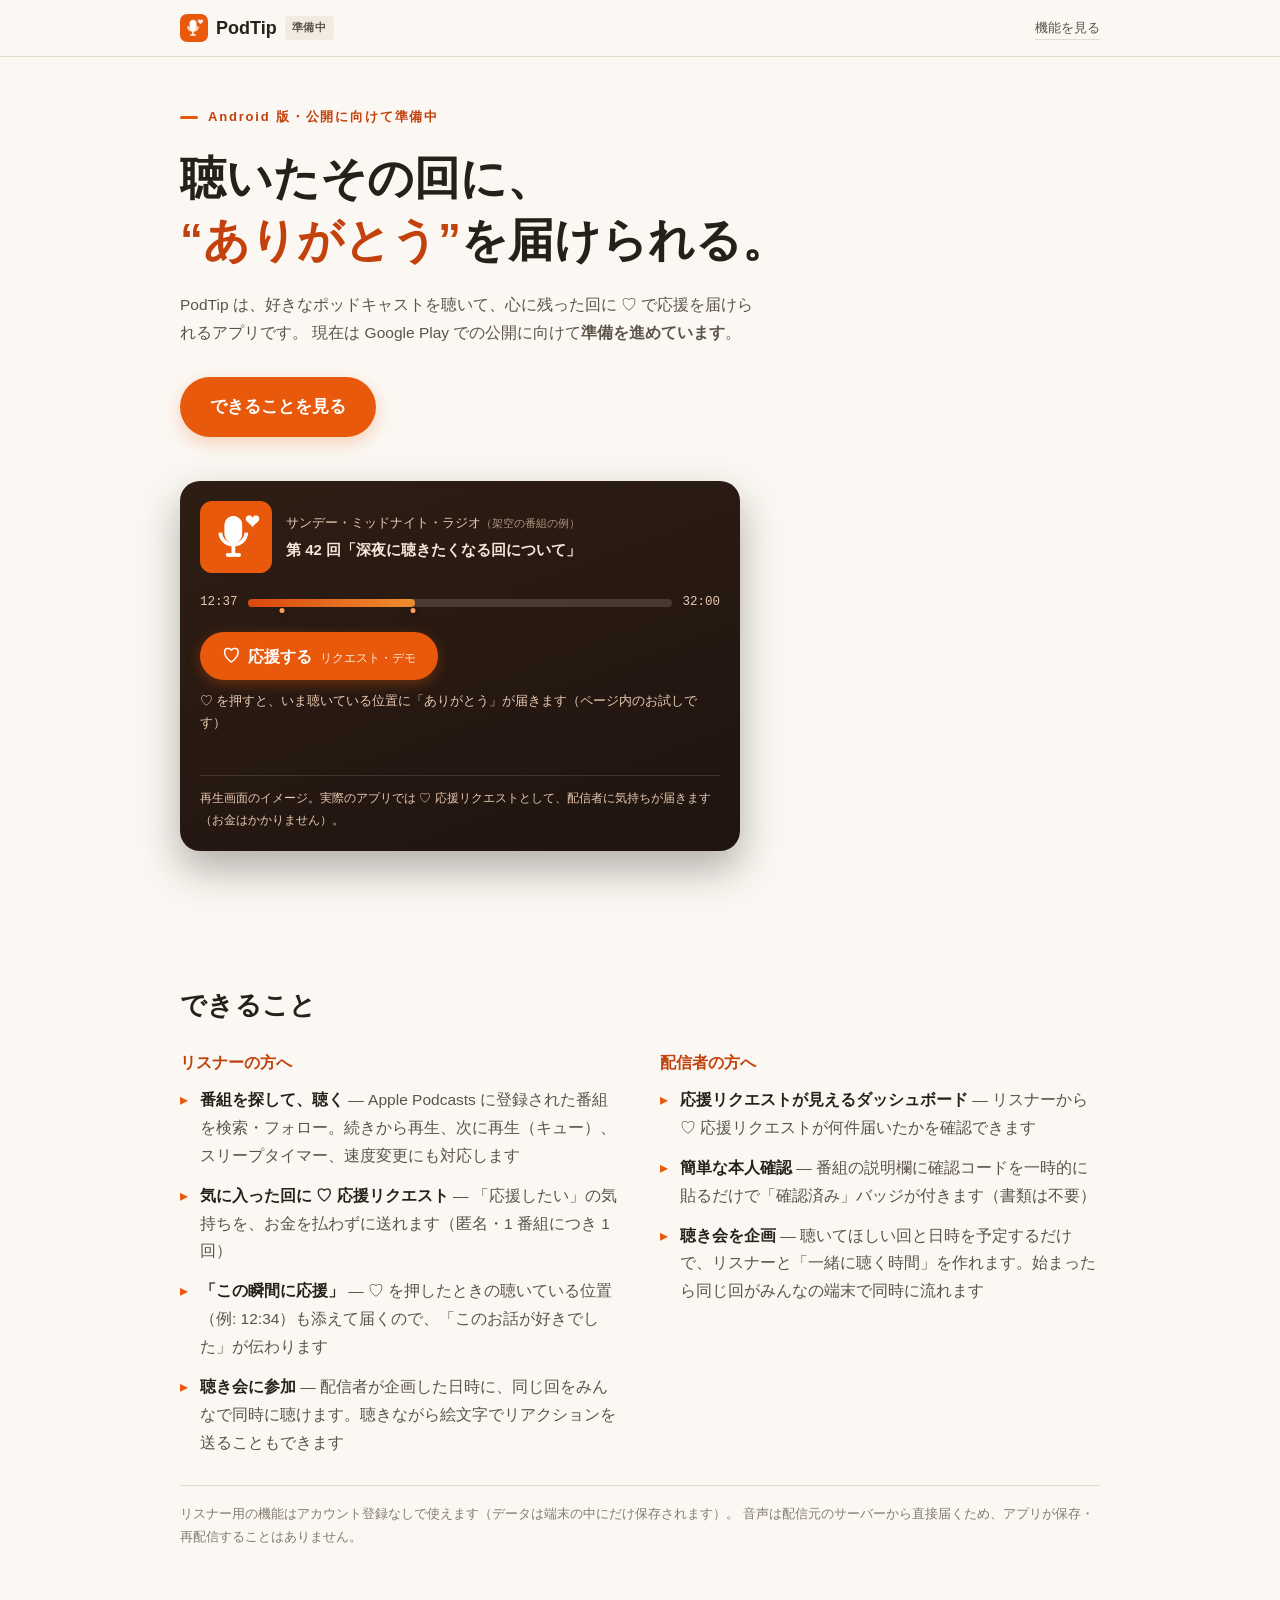
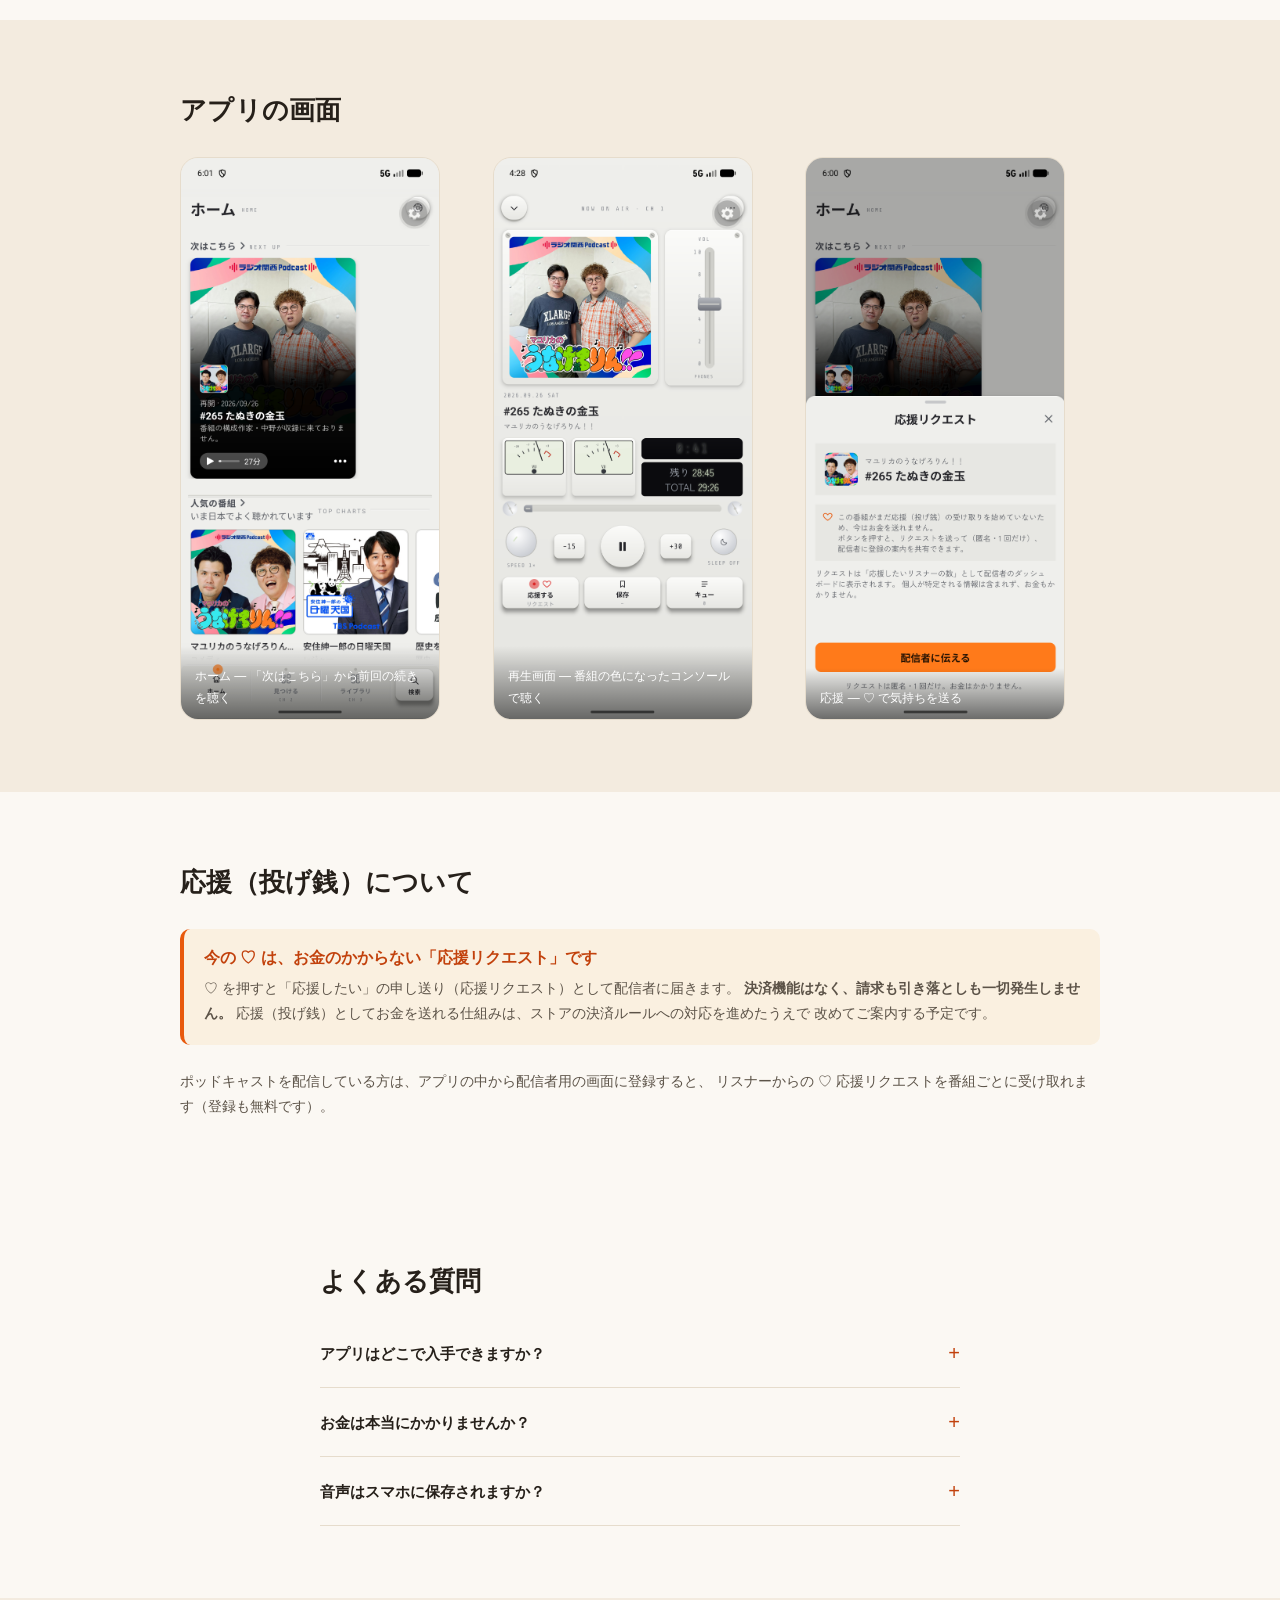
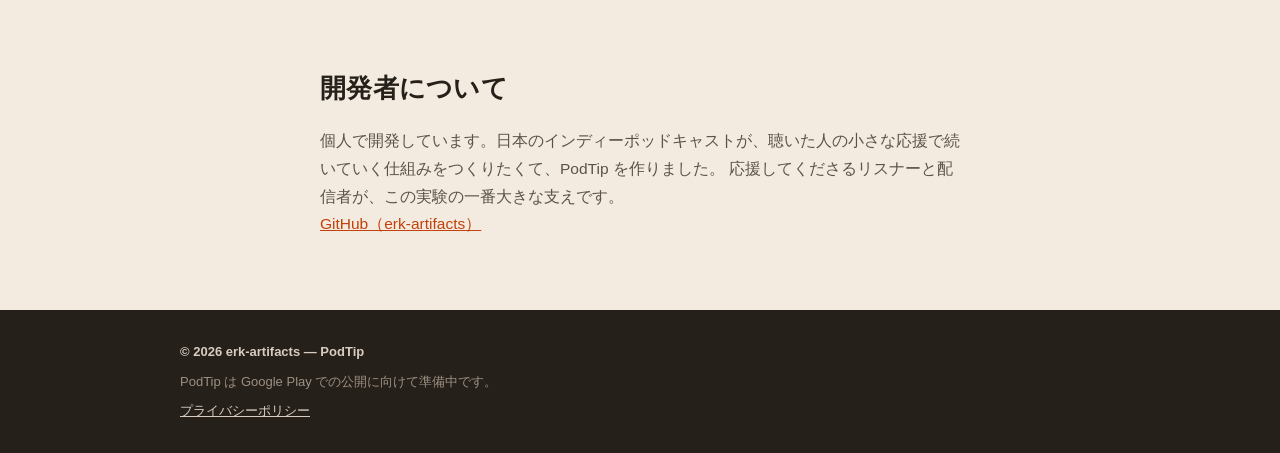
<file: index.html>
<!doctype html>
<html lang="ja">
<head>
  <meta charset="utf-8">
  <!-- スマホ縦画面を基本にした設定（Android スマホでの閲覧が主な想定のため） -->
  <meta name="viewport" content="width=device-width, initial-scale=1">

  <title>PodTip — ポッドキャスト応援アプリ</title>
  <meta name="description" content="好きなポッドキャストを聴いて、心に残った回に ♡ で応援を届けられるアプリです。番組の検索・フォロー・続きから再生・キューに対応。Google Play での公開に向けて準備中です。">

  <!-- SNS でシェアされたときの見え方（OGP）。URL は公開後の住所に合わせてある -->
  <meta property="og:type" content="website">
  <meta property="og:url" content="https://erk-artifacts.github.io/podtip-website/">
  <meta property="og:title" content="PodTip — ポッドキャスト応援アプリ">
  <meta property="og:description" content="聴いたその回に、“ありがとう”を届けられる Android アプリ。Google Play での公開に向けて準備中です。">
  <meta property="og:image" content="https://erk-artifacts.github.io/podtip-website/assets/icon.png">

  <link rel="icon" href="assets/favicon.png">
  <link rel="stylesheet" href="css/style.css">
</head>
<body>

  <!-- ==================== ヘッダー ==================== -->
  <header class="site-header">
    <div class="wrap header-inner">
      <p class="brand">
        <img class="brand-icon" src="assets/icon.png" alt="" width="28" height="28">
        <span>PodTip</span>
        <span class="badge">準備中</span>
      </p>
      <a class="header-link" href="#about">機能を見る</a>
    </div>
  </header>

  <main>

    <!-- ==================== ヒーロー（一番伝えたいこと） ==================== -->
    <section class="hero">
      <div class="wrap">
        <p class="eyebrow">Android 版・公開に向けて準備中</p>
        <h1>聴いたその回に、<br><em>“ありがとう”</em>を届けられる。</h1>
        <p class="lead">
          PodTip は、好きなポッドキャストを聴いて、心に残った回に ♡ で応援を届けられるアプリです。
          現在は Google Play での公開に向けて<strong>準備を進めています</strong>。
        </p>
        <div class="hero-cta">
          <a class="cta" href="#about">できることを見る</a>
        </div>

        <!-- アプリの再生画面を模した「動くデモ」。
             ♡ ボタンを押すと、いま聴いている位置にハートのピンが刺さります -->
        <figure class="player">
          <div class="player-now">
            <img class="player-art" src="assets/icon.png" alt="" width="72" height="72">
            <div class="player-meta">
              <p class="player-show">サンデー・ミッドナイト・ラジオ<span class="player-dummy">（架空の番組の例）</span></p>
              <p class="player-ep">第 42 回「深夜に聴きたくなる回について」</p>
            </div>
          </div>
          <div class="player-seek">
            <span class="player-time" id="timeNow">12:34</span>
            <!-- このバーの内側に、JavaScript で「応援が届いた位置」のピンを刺します -->
            <div class="seek-bar" id="seekBar">
              <div class="seek-fill" id="seekFill"></div>
            </div>
            <span class="player-time player-total">32:00</span>
          </div>
          <div class="player-actions">
            <button type="button" class="tip-button" id="tipDemo">
              <span class="tip-heart" aria-hidden="true">♡</span>
              応援する<span class="tip-sub">リクエスト・デモ</span>
            </button>
            <p class="player-note">♡ を押すと、いま聴いている位置に「ありがとう」が届きます（ページ内のお試しです）</p>
          </div>
          <!-- 押したときの「届きました」表示（音は出ません） -->
          <p class="player-toast" id="playerToast" role="status" aria-live="polite"></p>
          <figcaption class="player-caption">
            再生画面のイメージ。実際のアプリでは ♡ 応援リクエストとして、配信者に気持ちが届きます（お金はかかりません）。
          </figcaption>
        </figure>
      </div>
    </section>

    <!-- ==================== できること ==================== -->
    <section class="section" id="about">
      <div class="wrap">
        <h2>できること</h2>
        <div class="audience">
          <section class="aud">
            <h3>リスナーの方へ</h3>
            <ul class="aud-list">
              <li><strong>番組を探して、聴く</strong> — Apple Podcasts に登録された番組を検索・フォロー。続きから再生、次に再生（キュー）、スリープタイマー、速度変更にも対応します</li>
              <li><strong>気に入った回に ♡ 応援リクエスト</strong> — 「応援したい」の気持ちを、お金を払わずに送れます（匿名・1 番組につき 1 回）</li>
              <li><strong>「この瞬間に応援」</strong> — ♡ を押したときの聴いている位置（例: 12:34）も添えて届くので、「このお話が好きでした」が伝わります</li>
              <li><strong>聴き会に参加</strong> — 配信者が企画した日時に、同じ回をみんなで同時に聴けます。聴きながら絵文字でリアクションを送ることもできます</li>
            </ul>
          </section>
          <section class="aud">
            <h3>配信者の方へ</h3>
            <ul class="aud-list">
              <li><strong>応援リクエストが見えるダッシュボード</strong> — リスナーから ♡ 応援リクエストが何件届いたかを確認できます</li>
              <li><strong>簡単な本人確認</strong> — 番組の説明欄に確認コードを一時的に貼るだけで「確認済み」バッジが付きます（書類は不要）</li>
              <li><strong>聴き会を企画</strong> — 聴いてほしい回と日時を予定するだけで、リスナーと「一緒に聴く時間」を作れます。始まったら同じ回がみんなの端末で同時に流れます</li>
            </ul>
          </section>
        </div>
        <p class="privacy-note">
          リスナー用の機能はアカウント登録なしで使えます（データは端末の中にだけ保存されます）。
          音声は配信元のサーバーから直接届くため、アプリが保存・再配信することはありません。
        </p>
      </div>
    </section>

    <!-- ==================== 画面 ==================== -->
    <section class="section section-alt">
      <div class="wrap">
        <h2>アプリの画面</h2>
        <ul class="shots">
          <li>
            <figure>
              <img class="screenshot" src="assets/screenshots/01-home.png" alt="ホーム画面。ダークなコンソール風のデザインで、「次はこちら」という続きから聴ける回のカードと人気の番組が並んでいる様子">
              <figcaption>ホーム — 「次はこちら」から前回の続きを聴く</figcaption>
            </figure>
          </li>
          <li>
            <figure>
              <img class="screenshot" src="assets/screenshots/02-player.png" alt="再生画面。番組アートワークの色に染まったコンソール風の画面で、テープカウンター風の時刻表示・シークバー・速度やスリープタイマーの操作が並んでいる様子">
              <figcaption>再生画面 — 番組の色になったコンソールで聴く</figcaption>
            </figure>
          </li>
          <li>
            <figure>
              <img class="screenshot" src="assets/screenshots/03-tip.png" alt="応援リクエストの送信画面。聴いている回の情報とともに「1:15 の瞬間に応援」のように再生位置を添えて、♡ の気持ちを送る様子">
              <figcaption>応援 — ♡ で気持ちを送る</figcaption>
            </figure>
          </li>
        </ul>
      </div>
    </section>

    <!-- ==================== 応援（投げ銭）について ==================== -->
    <section class="section" id="support">
      <div class="wrap">
        <h2>応援（投げ銭）について</h2>
        <!-- 一番誤解されやすい点（お金）を、ここではっきり伝える -->
        <aside class="notice">
          <h3>今の ♡ は、お金のかからない「応援リクエスト」です</h3>
          <p>
            ♡ を押すと「応援したい」の申し送り（応援リクエスト）として配信者に届きます。
            <strong>決済機能はなく、請求も引き落としも一切発生しません。</strong>
            応援（投げ銭）としてお金を送れる仕組みは、ストアの決済ルールへの対応を進めたうえで
            改めてご案内する予定です。
          </p>
        </aside>

        <p class="creator-call">
          ポッドキャストを配信している方は、アプリの中から配信者用の画面に登録すると、
          リスナーからの ♡ 応援リクエストを番組ごとに受け取れます（登録も無料です）。
        </p>
      </div>
    </section>

    <!-- ==================== よくある質問 ==================== -->
    <section class="section">
      <div class="wrap wrap-narrow">
        <h2>よくある質問</h2>
        <div class="faq">
          <details>
            <summary>アプリはどこで入手できますか？</summary>
            <p>Google Play での公開に向けて準備中です。公開できたらこのページでお知らせします。</p>
          </details>
          <details>
            <summary>お金は本当にかかりませんか？</summary>
            <p>かかりません。今のところ決済機能がなく、♡ 応援リクエストは無料で送れます。請求も引き落としも発生しません。</p>
          </details>
          <details>
            <summary>音声はスマホに保存されますか？</summary>
            <p>保存されません。音声は聴いている間だけ、配信元のサーバーから直接届きます。端末の容量を圧迫しません。</p>
          </details>
        </div>
      </div>
    </section>

    <!-- ==================== 開発者 ==================== -->
    <section class="section section-alt">
      <div class="wrap wrap-narrow">
        <h2>開発者について</h2>
        <p class="dev-text">
          個人で開発しています。日本のインディーポッドキャストが、聴いた人の小さな応援で続いていく仕組みをつくりたくて、PodTip を作りました。
          応援してくださるリスナーと配信者が、この実験の一番大きな支えです。
        </p>
        <p><a class="inline-link" href="https://github.com/erk-artifacts" target="_blank" rel="noopener">GitHub（erk-artifacts）</a></p>
      </div>
    </section>

  </main>

  <!-- ==================== フッター ==================== -->
  <footer class="site-footer">
    <div class="wrap">
      <p class="footer-brand">© 2026 erk-artifacts — PodTip</p>
      <p class="footer-note">PodTip は Google Play での公開に向けて準備中です。</p>
      <p class="footer-note"><a href="privacy.html" style="color:#D8CCC0">プライバシーポリシー</a></p>
    </div>
  </footer>

  <!-- お問い合わせ先など（js/config.js。プライバシーポリシーページが使います）を読み込んでから、動作を書いた main.js を読み込みます -->
  <script src="js/config.js"></script>
  <script src="js/main.js"></script>
</body>
</html>
</file>
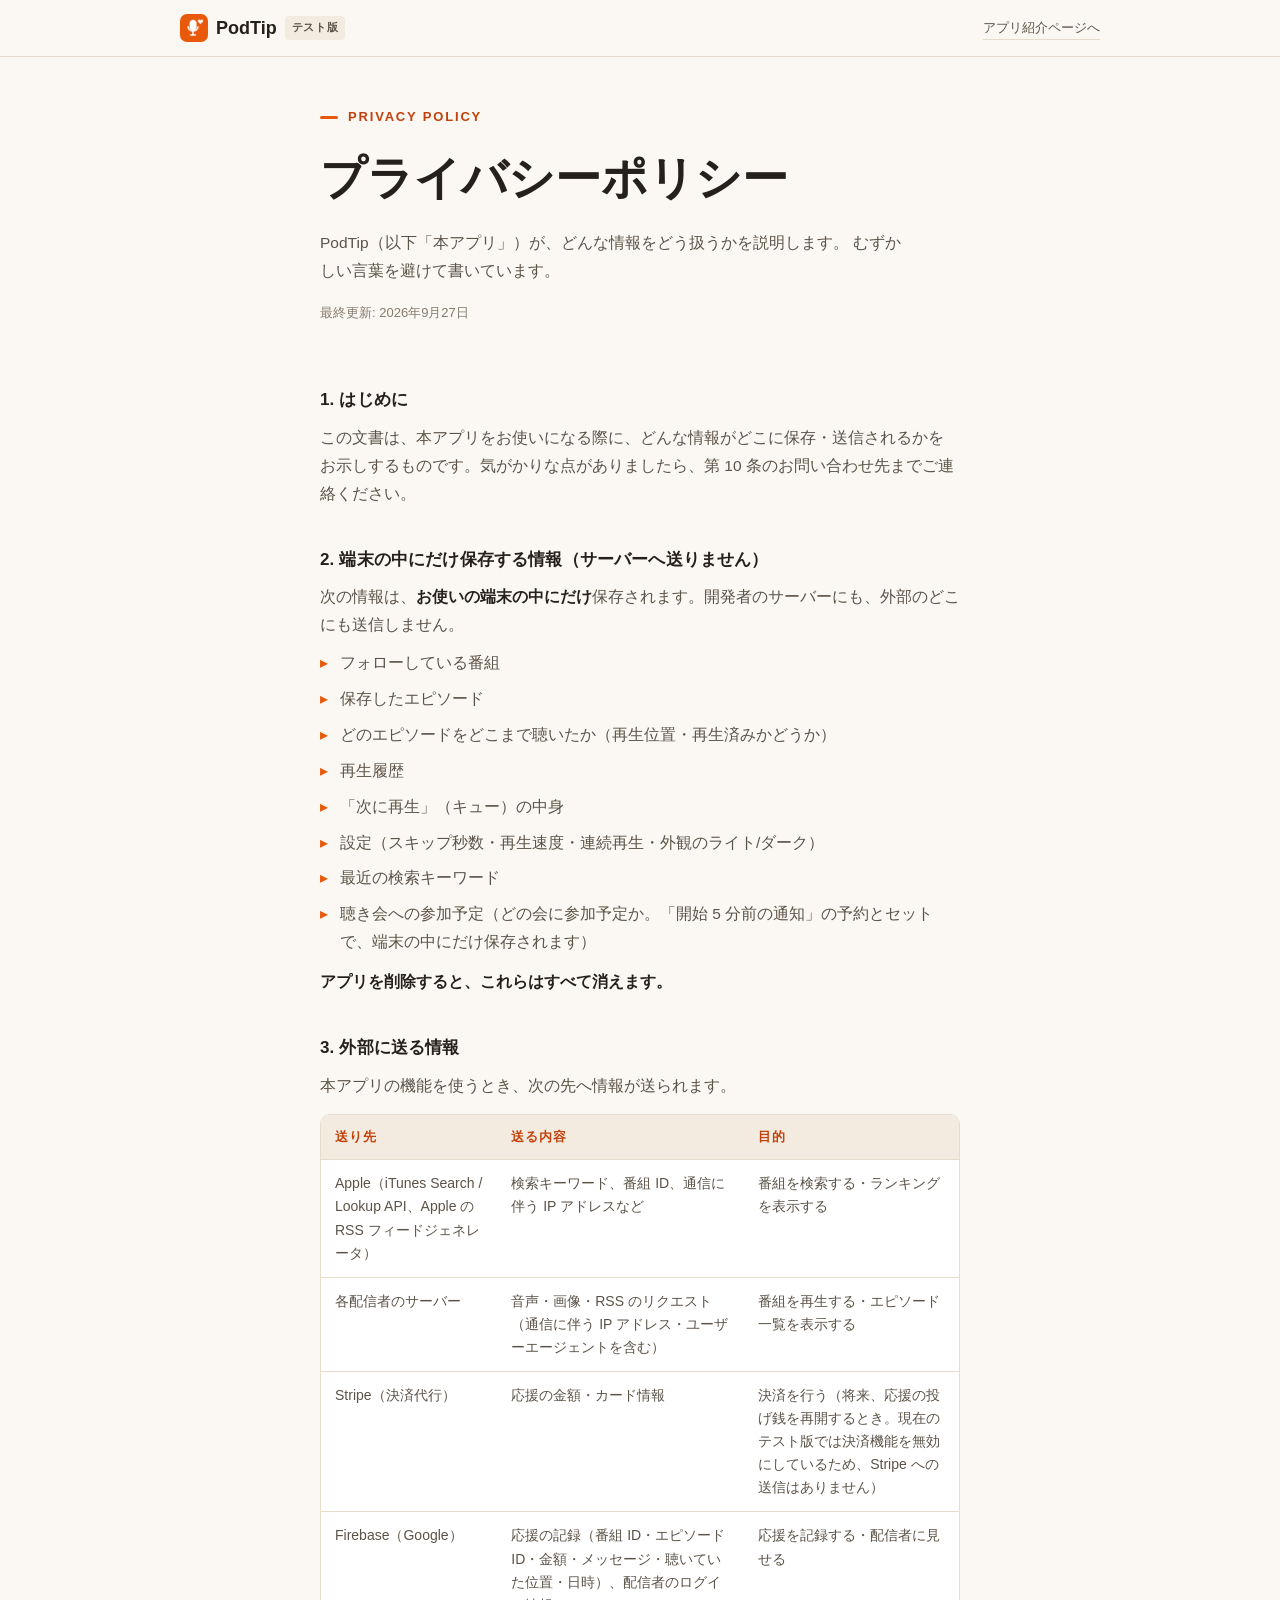
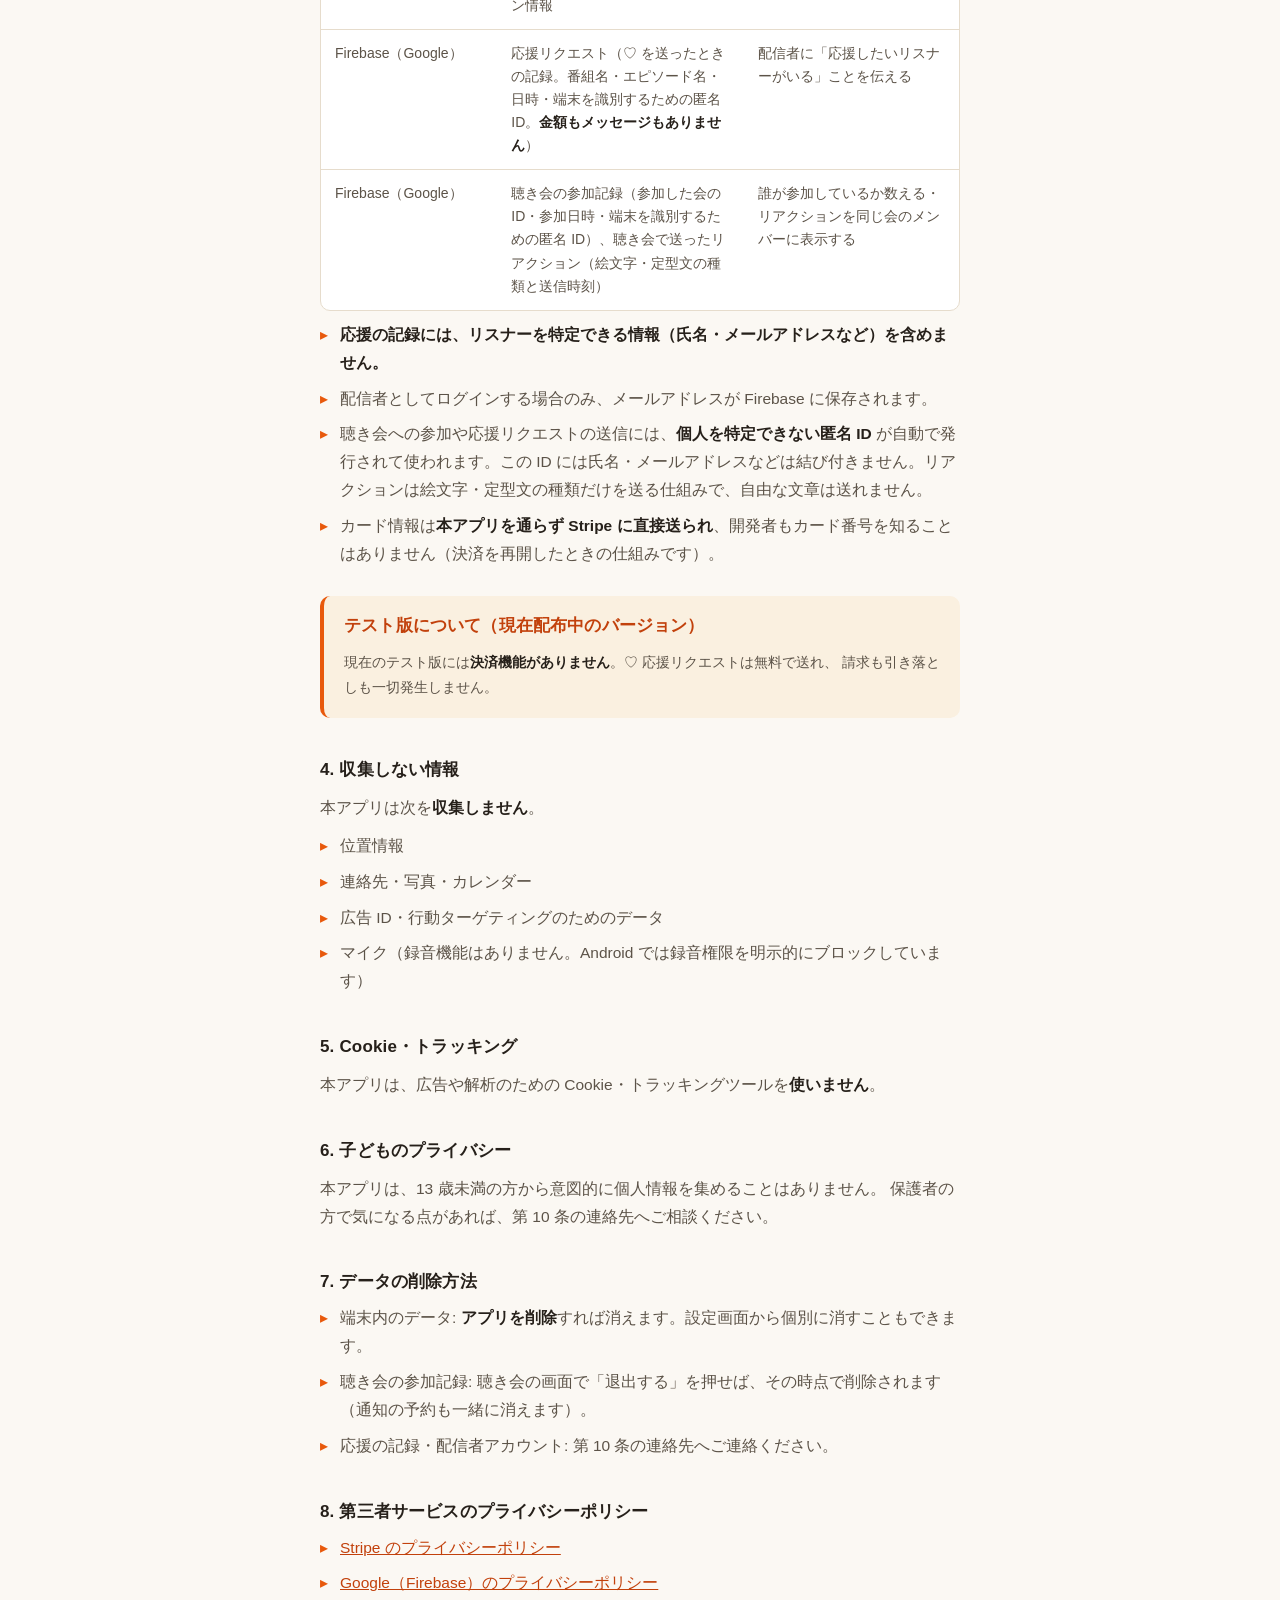
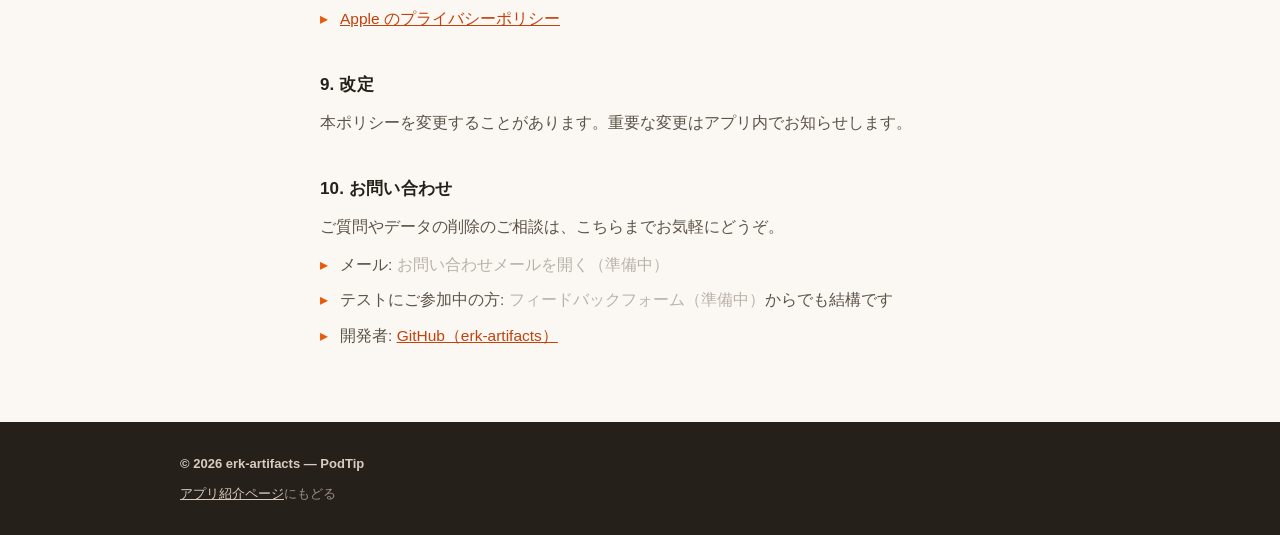
<file: privacy.html>
<!doctype html>
<html lang="ja">
<head>
  <meta charset="utf-8">
  <!-- スマホ縦画面を基本にした設定（Play ストアから来る人の多くがスマホのため） -->
  <meta name="viewport" content="width=device-width, initial-scale=1">

  <title>PodTip プライバシーポリシー</title>
  <meta name="description" content="PodTip（ポッドキャスト応援アプリ）が、どんな情報をどう扱うかを説明するページです。むずかしい言葉を避けて書いています。">
  <meta name="robots" content="noindex">
  <!-- ↑ 検索エンジンに載せる必要のない法的文書なので、検索結果からは除外しておく -->

  <link rel="icon" href="assets/favicon.png">
  <link rel="stylesheet" href="css/style.css">
</head>
<body>

  <!-- ==================== ヘッダー（トップページと共通の意匠） ==================== -->
  <header class="site-header">
    <div class="wrap header-inner">
      <p class="brand">
        <img class="brand-icon" src="assets/icon.png" alt="" width="28" height="28">
        <span>PodTip</span>
        <span class="badge">テスト版</span>
      </p>
      <a class="header-link" href="./">アプリ紹介ページへ</a>
    </div>
  </header>

  <main>

    <!-- ==================== 表紙（このページが何かをひと目で） ==================== -->
    <section class="hero">
      <div class="wrap wrap-narrow">
        <p class="eyebrow">PRIVACY POLICY</p>
        <h1>プライバシーポリシー</h1>
        <p class="lead">
          PodTip（以下「本アプリ」）が、どんな情報をどう扱うかを説明します。
          むずかしい言葉を避けて書いています。
        </p>
        <p class="doc-updated">最終更新: 2026年9月27日</p>
      </div>
    </section>

    <!-- ==================== 本文（条ごとに見出しを並べた読み物） ==================== -->
    <section class="section" style="padding-top:0">
      <div class="wrap wrap-narrow legal">

        <h3>1. はじめに</h3>
        <p>
          この文書は、本アプリをお使いになる際に、どんな情報がどこに保存・送信されるかを
          お示しするものです。気がかりな点がありましたら、第 10 条のお問い合わせ先までご連絡ください。
        </p>

        <h3>2. 端末の中にだけ保存する情報（サーバーへ送りません）</h3>
        <p>次の情報は、<strong>お使いの端末の中にだけ</strong>保存されます。開発者のサーバーにも、外部のどこにも送信しません。</p>
        <ul class="doc-list">
          <li>フォローしている番組</li>
          <li>保存したエピソード</li>
          <li>どのエピソードをどこまで聴いたか（再生位置・再生済みかどうか）</li>
          <li>再生履歴</li>
          <li>「次に再生」（キュー）の中身</li>
          <li>設定（スキップ秒数・再生速度・連続再生・外観のライト/ダーク）</li>
          <li>最近の検索キーワード</li>
          <li>聴き会への参加予定（どの会に参加予定か。「開始 5 分前の通知」の予約とセットで、端末の中にだけ保存されます）</li>
        </ul>
        <p><strong>アプリを削除すると、これらはすべて消えます。</strong></p>

        <h3>3. 外部に送る情報</h3>
        <p>本アプリの機能を使うとき、次の先へ情報が送られます。</p>
        <div class="doc-scroll">
          <table class="doc-table">
            <thead>
              <tr><th>送り先</th><th>送る内容</th><th>目的</th></tr>
            </thead>
            <tbody>
              <tr>
                <td>Apple（iTunes Search / Lookup API、Apple の RSS フィードジェネレータ）</td>
                <td>検索キーワード、番組 ID、通信に伴う IP アドレスなど</td>
                <td>番組を検索する・ランキングを表示する</td>
              </tr>
              <tr>
                <td>各配信者のサーバー</td>
                <td>音声・画像・RSS のリクエスト（通信に伴う IP アドレス・ユーザーエージェントを含む）</td>
                <td>番組を再生する・エピソード一覧を表示する</td>
              </tr>
              <tr>
                <td>Stripe（決済代行）</td>
                <td>応援の金額・カード情報</td>
                <td>決済を行う（将来、応援の投げ銭を再開するとき。現在のテスト版では決済機能を無効にしているため、Stripe への送信はありません）</td>
              </tr>
              <tr>
                <td>Firebase（Google）</td>
                <td>応援の記録（番組 ID・エピソード ID・金額・メッセージ・聴いていた位置・日時）、配信者のログイン情報</td>
                <td>応援を記録する・配信者に見せる</td>
              </tr>
              <tr>
                <td>Firebase（Google）</td>
                <td>応援リクエスト（♡ を送ったときの記録。番組名・エピソード名・日時・端末を識別するための匿名 ID。<strong>金額もメッセージもありません</strong>）</td>
                <td>配信者に「応援したいリスナーがいる」ことを伝える</td>
              </tr>
              <tr>
                <td>Firebase（Google）</td>
                <td>聴き会の参加記録（参加した会の ID・参加日時・端末を識別するための匿名 ID）、聴き会で送ったリアクション（絵文字・定型文の種類と送信時刻）</td>
                <td>誰が参加しているか数える・リアクションを同じ会のメンバーに表示する</td>
              </tr>
            </tbody>
          </table>
        </div>
        <ul class="doc-list">
          <li><strong>応援の記録には、リスナーを特定できる情報（氏名・メールアドレスなど）を含めません。</strong></li>
          <li>配信者としてログインする場合のみ、メールアドレスが Firebase に保存されます。</li>
          <li>聴き会への参加や応援リクエストの送信には、<strong>個人を特定できない匿名 ID</strong> が自動で発行されて使われます。この ID には氏名・メールアドレスなどは結び付きません。リアクションは絵文字・定型文の種類だけを送る仕組みで、自由な文章は送れません。</li>
          <li>カード情報は<strong>本アプリを通らず Stripe に直接送られ</strong>、開発者もカード番号を知ることはありません（決済を再開したときの仕組みです）。</li>
        </ul>
        <aside class="notice">
          <h3>テスト版について（現在配布中のバージョン）</h3>
          <p>
            現在のテスト版には<strong>決済機能がありません</strong>。♡ 応援リクエストは無料で送れ、
            請求も引き落としも一切発生しません。
          </p>
        </aside>

        <h3>4. 収集しない情報</h3>
        <p>本アプリは次を<strong>収集しません</strong>。</p>
        <ul class="doc-list">
          <li>位置情報</li>
          <li>連絡先・写真・カレンダー</li>
          <li>広告 ID・行動ターゲティングのためのデータ</li>
          <li>マイク（録音機能はありません。Android では録音権限を明示的にブロックしています）</li>
        </ul>

        <h3>5. Cookie・トラッキング</h3>
        <p>本アプリは、広告や解析のための Cookie・トラッキングツールを<strong>使いません</strong>。</p>

        <h3>6. 子どものプライバシー</h3>
        <p>
          本アプリは、13 歳未満の方から意図的に個人情報を集めることはありません。
          保護者の方で気になる点があれば、第 10 条の連絡先へご相談ください。
        </p>

        <h3>7. データの削除方法</h3>
        <ul class="doc-list">
          <li>端末内のデータ: <strong>アプリを削除</strong>すれば消えます。設定画面から個別に消すこともできます。</li>
          <li>聴き会の参加記録: 聴き会の画面で「退出する」を押せば、その時点で削除されます（通知の予約も一緒に消えます）。</li>
          <li>応援の記録・配信者アカウント: 第 10 条の連絡先へご連絡ください。</li>
        </ul>

        <h3>8. 第三者サービスのプライバシーポリシー</h3>
        <ul class="doc-list">
          <li><a href="https://stripe.com/jp/privacy" target="_blank" rel="noopener">Stripe のプライバシーポリシー</a></li>
          <li><a href="https://policies.google.com/privacy" target="_blank" rel="noopener">Google（Firebase）のプライバシーポリシー</a></li>
          <li><a href="https://www.apple.com/legal/privacy/ja/" target="_blank" rel="noopener">Apple のプライバシーポリシー</a></li>
        </ul>

        <h3>9. 改定</h3>
        <p>本ポリシーを変更することがあります。重要な変更はアプリ内でお知らせします。</p>

        <h3>10. お問い合わせ</h3>
        <p>ご質問やデータの削除のご相談は、こちらまでお気軽にどうぞ。</p>
        <ul class="doc-list">
          <li>メール: <a class="inline-link" data-url="contact">お問い合わせメールを開く</a></li>
          <li>テストにご参加中の方: <a class="inline-link" data-url="feedback" target="_blank" rel="noopener">フィードバックフォーム</a>からでも結構です</li>
          <li>開発者: <a class="inline-link" href="https://github.com/erk-artifacts" target="_blank" rel="noopener">GitHub（erk-artifacts）</a></li>
        </ul>

      </div>
    </section>

  </main>

  <!-- ==================== フッター（トップページと共通） ==================== -->
  <footer class="site-footer">
    <div class="wrap">
      <p class="footer-brand">© 2026 erk-artifacts — PodTip</p>
      <p class="footer-note"><a href="./" style="color:#D8CCC0">アプリ紹介ページ</a>にもどる</p>
    </div>
  </footer>

  <!-- お問い合わせ先など、設定ファイルで変わる部分を組み込む（トップページと同じ仕組み） -->
  <script src="js/config.js"></script>
  <script src="js/main.js"></script>
</body>
</html>
</file>
<file: css/style.css>
/* ============================================================
   PodTip アプリ紹介ページのスタイル
   ------------------------------------------------------------
   色の考え方: ブランドのオレンジ（#E8590C）の「明るい面」と
   「暗い面（焦げたような濃い茶）」だけでページを作っています。
   ページ全体は暖かい紙色。再生画面デモのカードだけを「夜」にして、
   アプリの持つ静けさと暖かさを両方見せるのがねらいです。
   ============================================================ */

/* ---------- 色・大きさの設定（ここを変えると全体が変わります） ---------- */
:root {
  --paper:      #FBF8F3;  /* ページの地（暖かい白） */
  --paper-2:    #F3EBDF;  /* セクションを分けるときの面 */
  --ink:        #26201A;  /* 本文の黒（暖かい黒） */
  --ink-soft:   #5C5348;  /* 少し薄い黒 */
  --muted:      #857A6D;  /* 注釈などの薄い色 */
  --line:       #E6DCCC;  /* 罫線 */
  --brand:      #E8590C;  /* ブランドのオレンジ（大きい場所用） */
  --brand-strong:#C2410C; /* 小さい文字にも使える濃いオレンジ */
  --ember:      #241812;  /* 夜の背景（オレンジの暗い面） */
  --ember-ink:  #F3E7DA;  /* 夜の上の文字 */
  --ember-soft: #E8C9B0;  /* 夜の上の薄い文字 */
  --ember-acc:  #FF9A5C;  /* 夜の上の明るいオレンジ */

  --radius: 14px;
}

/* ---------- 最初の整理（どのブラウザでも同じ見え方にする最低限） ---------- */
* { box-sizing: border-box; }
html { scroll-behavior: smooth; }
body {
  margin: 0;
  background: var(--paper);
  color: var(--ink);
  font-family: -apple-system, BlinkMacSystemFont, "Segoe UI",
    "Hiragino Kaku Gothic ProN", "Hiragino Sans", "Yu Gothic UI", "Yu Gothic",
    Meiryo, "Noto Sans JP", sans-serif;
  font-size: 15.5px;
  line-height: 1.8;
  -webkit-font-smoothing: antialiased;
}
img { max-width: 100%; display: block; }
h1, h2, h3 { line-height: 1.4; margin: 0; }
h2 { font-size: 26px; font-weight: 800; letter-spacing: .01em; }
p { margin: 0; }
ul, ol { margin: 0; padding: 0; list-style: none; }
a { color: var(--brand-strong); }

/* キーボード操作の人に、いまどこにいるか見えるようにする */
:focus-visible { outline: 2px solid var(--brand-strong); outline-offset: 2px; }

/* ---------- 横幅の容器 ---------- */
.wrap { max-width: 960px; margin: 0 auto; padding: 0 20px; }
.wrap-narrow { max-width: 680px; }

/* ---------- ヘッダー ---------- */
.site-header {
  border-bottom: 1px solid var(--line);
  background: var(--paper);
}
.header-inner {
  display: flex;
  align-items: center;
  justify-content: space-between;
  padding-top: 12px;
  padding-bottom: 12px;
}
.brand {
  display: flex;
  align-items: center;
  gap: 8px;
  margin: 0;
  font-size: 18px;
  font-weight: 800;
}
.brand-icon { border-radius: 7px; }
.badge {
  font-size: 11px;
  font-weight: 600;
  color: var(--ink-soft);
  background: var(--paper-2);
  border-radius: 4px;
  padding: 2px 7px;
  letter-spacing: .06em;
}
.header-link {
  font-size: 13px;
  color: var(--ink-soft);
  text-decoration: none;
  border-bottom: 1px solid var(--line);
}
.header-link:hover { color: var(--brand-strong); border-color: var(--brand-strong); }

/* ---------- セクション共通の余白 ---------- */
.section { padding-top: 56px; padding-bottom: 56px; }
.section-alt { background: var(--paper-2); }

/* ============================================================
   ヒーロー（一番伝えたいこと）
   ============================================================ */
.hero { padding-top: 48px; padding-bottom: 64px; }

.eyebrow {
  display: flex;
  align-items: center;
  gap: 10px;
  font-size: 13px;
  font-weight: 700;
  letter-spacing: .14em;
  color: var(--brand-strong);
}
.eyebrow::before {
  content: "";
  width: 18px;
  height: 3px;
  border-radius: 2px;
  background: var(--brand);
}

.hero h1 {
  margin-top: 18px;
  font-size: clamp(30px, 7.2vw, 46px);
  font-weight: 800;
  font-feature-settings: "palt"; /* 和文の約物を詰めて、見出しを締める */
  line-height: 1.35;
}
.hero h1 em {
  font-style: normal;
  color: var(--brand-strong);
}

.lead {
  margin-top: 20px;
  max-width: 38em;
  color: var(--ink-soft);
}

.hero-cta { margin-top: 30px; }
.cta {
  display: inline-block;
  background: var(--brand);
  color: #fff;
  font-size: 17px;
  font-weight: 700;
  text-decoration: none;
  padding: 15px 30px;
  border-radius: 999px;
  box-shadow: 0 6px 18px rgba(232, 89, 12, .25);
  transition: background .15s ease, transform .15s ease;
}
.cta:hover { background: #D9480F; transform: translateY(-1px); }
.cta:active { transform: translateY(0); }

/* ============================================================
   再生画面のデモ（このページの顔）
   ------------------------------------------------------------
   アプリの再生画面のように、暗い面の上に
   シークバーと ♡ ボタンを置いています。
   ============================================================ */
.player {
  margin: 44px 0 0;
  max-width: 560px;
  padding: 20px;
  border-radius: 20px;
  background: linear-gradient(160deg, #2E1D13, #1F1410);
  box-shadow: 0 18px 40px rgba(38, 32, 26, .35);
}

.player-now { display: flex; gap: 14px; align-items: center; }
.player-art { border-radius: 12px; }
.player-meta { min-width: 0; }
.player-show {
  font-size: 12.5px;
  color: var(--ember-soft);
  overflow: hidden;
  text-overflow: ellipsis;
  white-space: nowrap;
}
.player-dummy { font-size: 10.5px; opacity: .7; }
.player-ep {
  margin-top: 2px;
  font-size: 15px;
  font-weight: 700;
  color: var(--ember-ink);
}

/* シークバー（再生位置のバー） */
.player-seek {
  display: flex;
  align-items: center;
  gap: 10px;
  margin-top: 18px;
}
.player-time {
  font-family: ui-monospace, "SF Mono", Consolas, "Courier New", monospace;
  font-variant-numeric: tabular-nums; /* 数字の幅がそろって、カウントアップしても震えない */
  font-size: 12.5px;
  color: var(--ember-soft);
  min-width: 4.5ch;
}
.player-total { text-align: right; }
.seek-bar {
  position: relative;
  flex: 1;
  height: 8px;
  border-radius: 999px;
  background: rgba(243, 231, 218, .16);
}
.seek-fill {
  height: 100%;
  border-radius: inherit;
  background: linear-gradient(90deg, #D9480F, #F08C2E); /* アートワークの支配色グラデの引用 */
}

/* ♡ のピン（応援が届いた位置の目印） */
.seek-pin {
  position: absolute;
  bottom: 2px;
  transform: translateX(-50%);
  font-size: 13px;
  line-height: 1;
  color: var(--ember-acc);
  filter: drop-shadow(0 2px 3px rgba(0, 0, 0, .45));
  pointer-events: none;
  animation: pin-drop .35s ease-out;
}
.seek-pin::after { /* ♡ の下に、バー上の位置を示す点 */
  content: "";
  position: absolute;
  left: 50%;
  top: 100%;
  transform: translate(-50%, 3px);
  width: 5px;
  height: 5px;
  border-radius: 50%;
  background: var(--ember-acc);
}
@keyframes pin-drop {
  from { transform: translateX(-50%) translateY(-7px); opacity: 0; }
  to   { transform: translateX(-50%) translateY(0);    opacity: 1; }
}

/* ♡ 応援ボタン */
.player-actions { margin-top: 18px; }
.tip-button {
  display: inline-flex;
  align-items: baseline;
  gap: 8px;
  border: none;
  cursor: pointer;
  background: var(--brand);
  color: #fff;
  font-size: 16px;
  font-weight: 700;
  font-family: inherit;
  padding: 12px 22px;
  border-radius: 999px;
  box-shadow: 0 4px 14px rgba(232, 89, 12, .35);
  transition: background .15s ease;
}
.tip-button:hover { background: #D9480F; }
.tip-heart { font-size: 18px; }
.tip-sub { font-size: 12px; font-weight: 500; opacity: .85; }
.tip-button.bounce { animation: bounce .35s ease-out; }
@keyframes bounce {
  0%   { transform: scale(1); }
  35%  { transform: scale(1.07); }
  100% { transform: scale(1); }
}

.player-note {
  margin-top: 10px;
  font-size: 12.5px;
  color: var(--ember-soft);
}

/* 「届きました」の一言表示 */
.player-toast {
  min-height: 1.4em;
  margin-top: 8px;
  font-size: 13px;
  color: var(--ember-acc);
  opacity: 0;
  transition: opacity .25s ease;
}
.player-toast.is-shown { opacity: 1; }

.player-caption {
  margin-top: 14px;
  font-size: 12px;
  color: var(--ember-soft);
  border-top: 1px solid rgba(243, 231, 218, .14);
  padding-top: 12px;
}

/* ============================================================
   できること
   ============================================================ */
.audience { margin-top: 28px; display: grid; gap: 28px; }
.aud h3 {
  font-size: 16px;
  font-weight: 800;
  color: var(--brand-strong);
}
.aud-list { margin-top: 12px; display: grid; gap: 12px; }
.aud-list li {
  position: relative;
  padding-left: 20px;
  color: var(--ink-soft);
}
.aud-list li::before {
  content: "▸";
  position: absolute;
  left: 0;
  color: var(--brand);
}
.aud-list strong { color: var(--ink); }

.privacy-note {
  margin-top: 28px;
  font-size: 13px;
  color: var(--muted);
  border-top: 1px solid var(--line);
  padding-top: 16px;
}

/* ============================================================
   アプリの画面（スクリーンショット）
   ============================================================ */
.shots {
  margin-top: 28px;
  display: grid;
  gap: 18px;
}
.shots figure {
  margin: 0;
  aspect-ratio: 9 / 19.5;   /* スマホ画面の縦横比。画像がまだ無くても枠が崩れない */
  border-radius: 18px;
  border: 1px solid var(--line);
  background: #fff;
  overflow: hidden;
  position: relative;
}
.shots .screenshot {
  width: 100%;
  height: 100%;
  object-fit: cover;
}
.shots figcaption {
  position: absolute;
  left: 0; right: 0; bottom: 0;
  padding: 20px 14px 10px;
  font-size: 12px;
  color: #fff;
  background: linear-gradient(transparent, rgba(0, 0, 0, .55));
}

/* 画像がまだ無いとき: 「準備中」の枠に切り替える（js/main.js が付けた印で判断） */
.shots figure.is-missing { border-style: dashed; background: var(--paper); }
.shots figure.is-missing .screenshot { display: none; }
.shots figure.is-missing figcaption {
  position: static;
  padding: 0;
  margin: 0;
  background: none;
  color: var(--muted);
}
.shots figure.is-missing::before {
  content: "スクリーンショット準備中";
  position: absolute;
  inset: 0;
  display: grid;
  place-items: center;
  font-size: 13px;
  color: var(--muted);
}

/* ============================================================
   「お金はかかりません」の強調枠
   ============================================================ */
.notice {
  margin-top: 28px;
  background: #FAF0E0;
  border-left: 4px solid var(--brand);
  border-radius: 10px;
  padding: 18px 20px;
}
.notice h3 { font-size: 15.5px; font-weight: 800; color: var(--brand-strong); }
.notice p { margin-top: 8px; font-size: 14px; color: var(--ink-soft); }
.notice code {
  font-family: ui-monospace, "SF Mono", Consolas, "Courier New", monospace;
  background: rgba(194, 65, 12, .1);
  padding: 1px 6px;
  border-radius: 4px;
  font-size: 13px;
}

.creator-call {
  margin-top: 24px;
  font-size: 14px;
  color: var(--ink-soft);
}

/* ---------- URL がまだ未設定のリンク（js/main.js が付けた印） ---------- */
.is-pending { opacity: .55; cursor: default; }
.inline-link.is-pending { color: var(--muted); text-decoration: none; }
.inline-link { color: var(--brand-strong); }

/* ============================================================
   よくある質問（開閉する <details> を使っています）
   ============================================================ */
.faq { margin-top: 20px; }
.faq details { border-bottom: 1px solid var(--line); }
.faq summary {
  list-style: none;
  cursor: pointer;
  display: flex;
  align-items: center;
  justify-content: space-between;
  gap: 12px;
  padding: 16px 0;
  font-size: 15px;
  font-weight: 700;
}
.faq summary::-webkit-details-marker { display: none; }
.faq summary::after {
  content: "+";
  font-size: 20px;
  font-weight: 400;
  color: var(--brand-strong);
}
.faq details[open] summary::after { content: "−"; }
.faq details p { padding: 0 0 18px; color: var(--ink-soft); }

/* ============================================================
   開発者・フッター
   ============================================================ */
.dev-text { margin-top: 20px; color: var(--ink-soft); }

.site-footer {
  background: var(--ink);
  color: #D8CCC0;
  padding: 30px 0;
  font-size: 13px;
}
.footer-brand { font-weight: 700; }
.footer-note { margin-top: 6px; color: #9C8F82; }

/* ============================================================
   画面が広いとき（タブレット・パソコン）
   ============================================================ */
@media (min-width: 720px) {
  .section { padding-top: 72px; padding-bottom: 72px; }

  /* 「リスナーへ / 配信者へ」を左右に並べる */
  .audience { grid-template-columns: 1fr 1fr; gap: 40px; }

  /* スクリーンショットを 3 枚横並びに */
  .shots { grid-template-columns: repeat(3, 1fr); }
  .shots figure { max-width: 260px; }
}

/* ============================================================
   プライバシーポリシーなど、文書ページの体裁（privacy.html）
   ------------------------------------------------------------
   トップページの意匠（▸ のリスト・罫線・暖かい色）をそのまま使い、
   条文として読みやすい余白に整えています。
   ============================================================ */
.legal h3 {
  margin-top: 40px;
  font-size: 17px;
  font-weight: 800;
  letter-spacing: .01em;
}
.legal h3:first-child { margin-top: 0; }
.legal p { margin-top: 12px; color: var(--ink-soft); }
.legal strong { color: var(--ink); }

.doc-updated {
  margin-top: 16px;
  font-size: 13px;
  color: var(--muted);
}

.doc-list { margin-top: 10px; display: grid; gap: 8px; }
.doc-list li {
  position: relative;
  padding-left: 20px;
  color: var(--ink-soft);
}
.doc-list li::before {
  content: "▸";
  position: absolute;
  left: 0;
  color: var(--brand);
}

/* 「外部に送る情報」の表。スマホでは横に動かせるように包んでいる */
.doc-scroll {
  margin-top: 14px;
  overflow-x: auto;
  border: 1px solid var(--line);
  border-radius: 10px;
  background: #fff;
}
.doc-table {
  width: 100%;
  min-width: 560px;
  border-collapse: collapse;
  font-size: 14px;
}
.doc-table th, .doc-table td {
  padding: 12px 14px;
  text-align: left;
  vertical-align: top;
  border-bottom: 1px solid var(--line);
  line-height: 1.65;
}
.doc-table th {
  font-size: 12.5px;
  font-weight: 700;
  color: var(--brand-strong);
  letter-spacing: .06em;
  background: var(--paper-2);
  white-space: nowrap;
}
.doc-table tr:last-child td { border-bottom: none; }
.doc-table td { color: var(--ink-soft); }

/* ---------- 「動きを減らす」設定をしている人への配慮 ---------- */
@media (prefers-reduced-motion: reduce) {
  html { scroll-behavior: auto; }
  .seek-pin { animation: none; }
  .tip-button.bounce { animation: none; }
  .cta, .tip-button, .player-toast { transition: none; }
}
</file>
